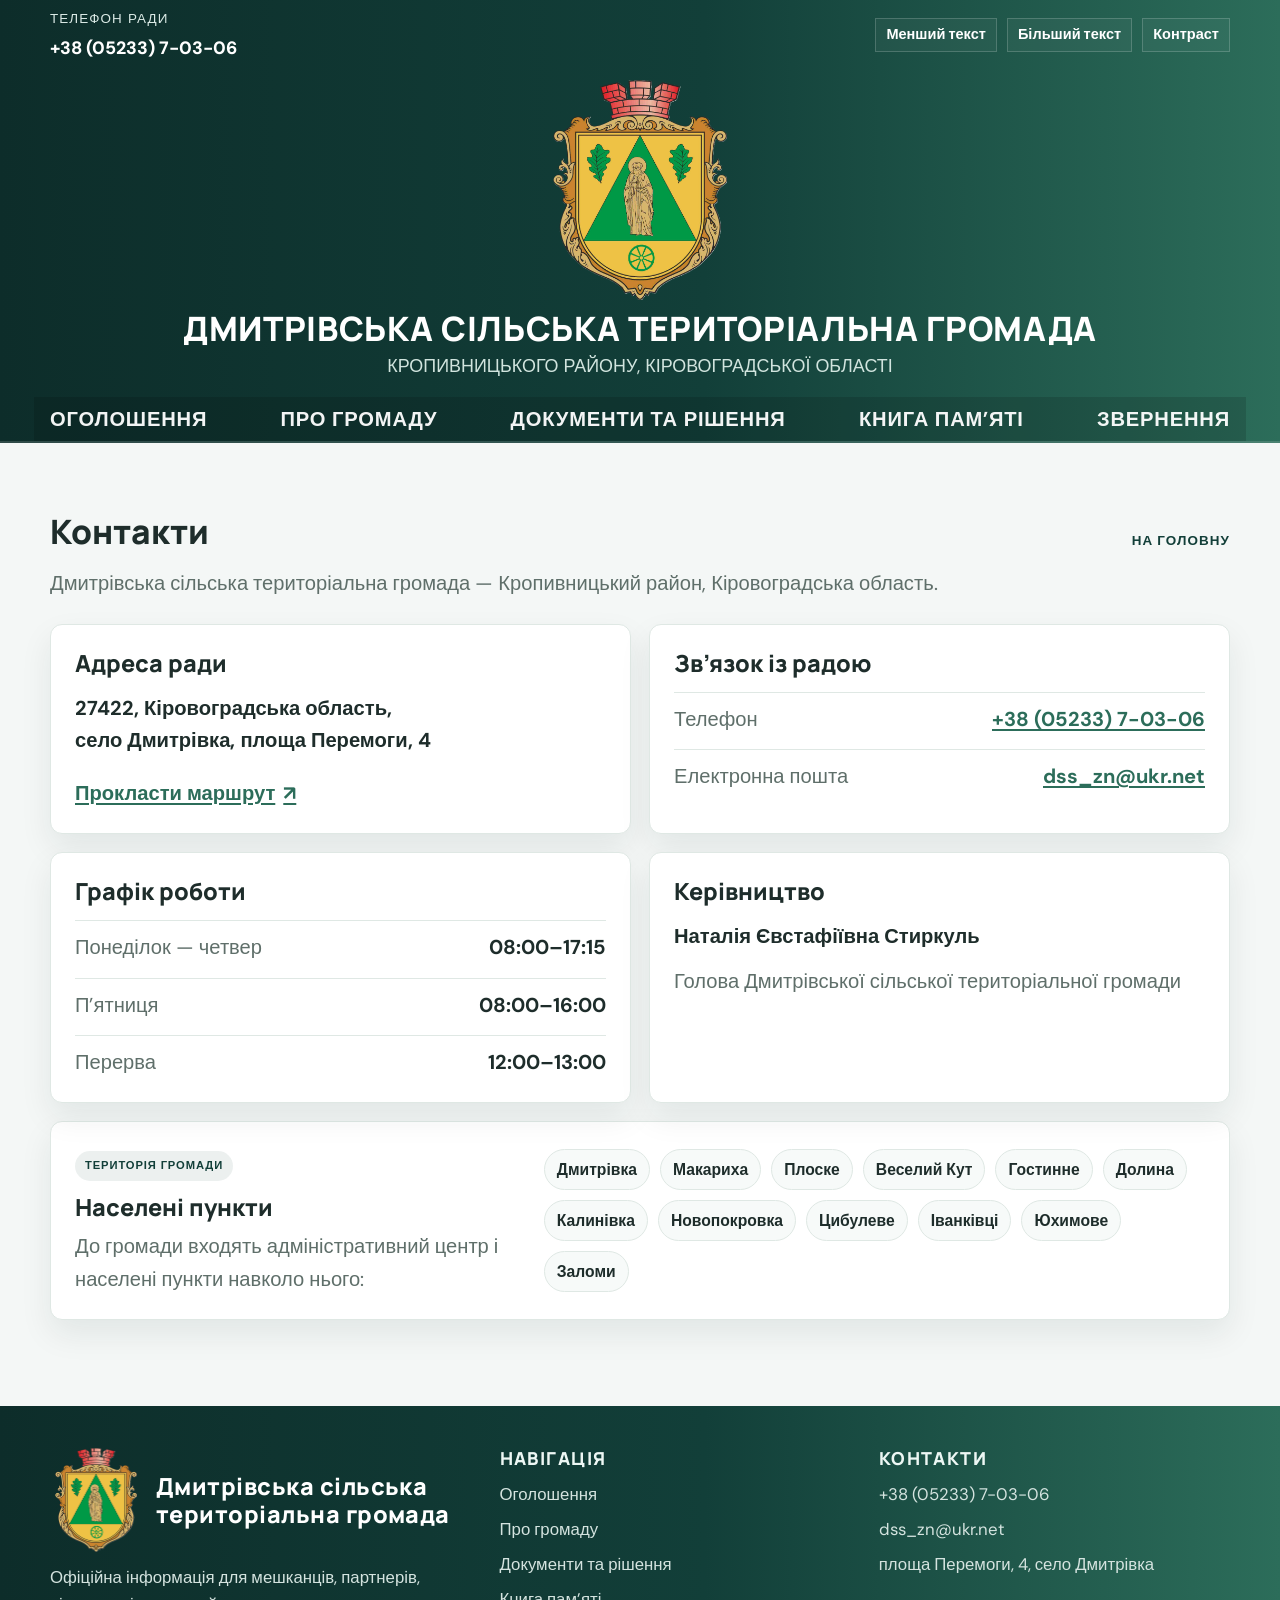
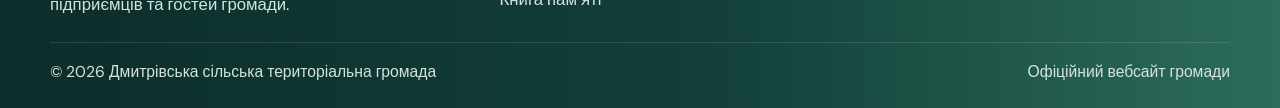
<file: contacts.html>
<!doctype html>
<html lang="uk">
<head>
  <meta charset="utf-8">
  <meta name="viewport" content="width=device-width, initial-scale=1">
  <meta name="theme-color" content="#123f39">
  <meta name="description" content="Контактна інформація, адреса та графік роботи Дмитрівської сільської територіальної громади.">
  <title>Контакти — Дмитрівська сільська територіальна громада</title>
  <link rel="preconnect" href="https://fonts.googleapis.com">
  <link rel="preconnect" href="https://fonts.gstatic.com" crossorigin>
  <link href="https://fonts.googleapis.com/css2?family=DM+Sans:wght@400;500;700;800&family=Manrope:wght@700;800&display=swap" rel="stylesheet">
  <link rel="stylesheet" href="styles.css">
  <link rel="stylesheet" href="contacts.css">
</head>
<body>
  <a class="skip-link" href="#main-content">Перейти до основного вмісту</a>

  <header class="site-header" role="banner">
    <div class="topbar" aria-label="Панель доступності та контактів">
      <div class="container topbar-inner">
        <div class="header-contact" aria-label="Контактний телефон сільської ради">
          <small>Телефон ради</small>
          <a href="tel:+380523370306">+38 (05233) 7-03-06</a>
        </div>
        <div class="topbar-tools" aria-label="Налаштування доступності">
          <button class="topbar-btn" type="button" data-font-action="decrease" aria-label="Зменшити текст">Менший текст</button>
          <button class="topbar-btn" type="button" data-font-action="increase" aria-label="Збільшити текст">Більший текст</button>
          <button class="topbar-btn" type="button" data-contrast-toggle aria-label="Увімкнути або вимкнути контрастний режим" aria-pressed="false">Контраст</button>
        </div>
      </div>
    </div>

    <div class="container header-inner">
      <a class="brand" href="index.html" aria-label="Головна сторінка Дмитрівської сільської територіальної громади">
        <img class="brand-logo" src="logo%203.png" alt="Герб Дмитрівської сільської територіальної громади">
        <span class="brand-text">
          <span class="brand-name">Дмитрівська сільська територіальна громада</span>
          <span class="brand-caption">Кропивницького району, Кіровоградської області</span>
        </span>
      </a>

      <nav class="main-nav" aria-label="Головна навігація" id="main-nav">
        <button class="nav-toggle" type="button" aria-expanded="false" aria-controls="site-menu" aria-label="Відкрити меню навігації">Меню</button>
        <ul class="nav-list" id="site-menu">
          <li><a href="index.html#announcements">Оголошення</a></li>
          <li><a href="index.html#about">Про громаду</a></li>
          <li><a href="index.html#documents">Документи та рішення</a></li>
          <li><a href="index.html#memory">Книга пам’яті</a></li>
          <li><a href="mailto:dss_zn@ukr.net?subject=Звернення%20до%20громади">Звернення</a></li>
        </ul>
      </nav>
    </div>
  </header>

  <main id="main-content" class="contacts-page">
    <section class="section" aria-labelledby="contacts-title">
      <div class="container">
        <div class="section-heading">
          <h1 id="contacts-title">Контакти</h1>
          <a class="section-link" href="index.html">На головну</a>
        </div>
        <p class="contacts-intro">Дмитрівська сільська територіальна громада — Кропивницький район, Кіровоградська область.</p>

        <div class="contacts-grid">
          <section class="contact-card contact-address" aria-labelledby="address-title">
            <h2 id="address-title">Адреса ради</h2>
            <p class="contact-primary">27422, Кіровоградська область,<br>село Дмитрівка, площа Перемоги, 4</p>
            <a class="contact-action" href="https://www.google.com/maps/search/?api=1&amp;query=Дмитрівка%2C%20площа%20Перемоги%204%2C%20Кіровоградська%20область" target="_blank" rel="noopener noreferrer">Прокласти маршрут <span aria-hidden="true">↗</span></a>
          </section>

          <section class="contact-card" aria-labelledby="contact-details-title">
            <h2 id="contact-details-title">Зв’язок із радою</h2>
            <dl class="contact-details">
              <div>
                <dt>Телефон</dt>
                <dd><a href="tel:+380523370306">+38 (05233) 7-03-06</a></dd>
              </div>
              <div>
                <dt>Електронна пошта</dt>
                <dd><a href="mailto:dss_zn@ukr.net">dss_zn@ukr.net</a></dd>
              </div>
            </dl>
          </section>

          <section class="contact-card" aria-labelledby="hours-title">
            <h2 id="hours-title">Графік роботи</h2>
            <dl class="hours-list">
              <div><dt>Понеділок — четвер</dt><dd>08:00–17:15</dd></div>
              <div><dt>П’ятниця</dt><dd>08:00–16:00</dd></div>
              <div><dt>Перерва</dt><dd>12:00–13:00</dd></div>
            </dl>
          </section>

          <section class="contact-card contact-leadership" aria-labelledby="leadership-title">
            <h2 id="leadership-title">Керівництво</h2>
            <p class="contact-primary">Наталія Євстафіївна Стиркуль</p>
            <p class="contact-muted">Голова Дмитрівської сільської територіальної громади</p>
          </section>
        </div>

        <section class="settlements-card" aria-labelledby="settlements-title">
          <div>
            <span class="lead-badge">Територія громади</span>
            <h2 id="settlements-title">Населені пункти</h2>
            <p>До громади входять адміністративний центр і населені пункти навколо нього:</p>
          </div>
          <ul class="settlement-list">
            <li>Дмитрівка</li>
            <li>Макариха</li>
            <li>Плоске</li>
            <li>Веселий Кут</li>
            <li>Гостинне</li>
            <li>Долина</li>
            <li>Калинівка</li>
            <li>Новопокровка</li>
            <li>Цибулеве</li>
            <li>Іванківці</li>
            <li>Юхимове</li>
            <li>Заломи</li>
          </ul>
        </section>
      </div>
    </section>
  </main>

  <footer class="site-footer" role="contentinfo">
    <div class="container">
      <div class="footer-main">
        <div>
          <div class="footer-brand">
            <img class="brand-logo" src="logo%203.png" alt="Герб Дмитрівської сільської територіальної громади">
            <div class="brand-text">
              <span class="brand-name">Дмитрівська сільська територіальна громада</span>
            </div>
          </div>
          <p class="footer-copy">Офіційна інформація для мешканців, партнерів, підприємців та гостей громади.</p>
        </div>
        <div>
          <h2 class="footer-title">Навігація</h2>
          <ul class="footer-list">
            <li><a href="index.html#announcements">Оголошення</a></li>
            <li><a href="index.html#about">Про громаду</a></li>
            <li><a href="index.html#documents">Документи та рішення</a></li>
            <li><a href="index.html#memory">Книга пам’яті</a></li>
          </ul>
        </div>
        <div>
          <h2 class="footer-title">Контакти</h2>
          <ul class="footer-list">
            <li><a href="tel:+380523370306">+38 (05233) 7-03-06</a></li>
            <li><a href="mailto:dss_zn@ukr.net">dss_zn@ukr.net</a></li>
            <li>площа Перемоги, 4, село Дмитрівка</li>
          </ul>
        </div>
      </div>
      <div class="footer-bottom">
        <span>© 2026 Дмитрівська сільська територіальна громада</span>
        <span>Офіційний вебсайт громади</span>
      </div>
    </div>
  </footer>

  <script>
    (function () {
      const root = document.documentElement;
      const body = document.body;
      const contrastButton = document.querySelector('[data-contrast-toggle]');
      const nav = document.querySelector('.main-nav');
      const menuToggle = document.querySelector('.nav-toggle');
      let fontScale = Number.parseFloat(getComputedStyle(root).getPropertyValue('--font-scale'));

      document.querySelectorAll('[data-font-action]').forEach(function (button) {
        button.addEventListener('click', function () {
          const change = button.getAttribute('data-font-action') === 'increase' ? 0.1 : -0.1;
          fontScale = Math.min(1.2, Math.max(0.9, fontScale + change));
          root.style.setProperty('--font-scale', fontScale.toFixed(2));
        });
      });

      contrastButton.addEventListener('click', function () {
        const enabled = body.classList.toggle('contrast-mode');
        contrastButton.setAttribute('aria-pressed', String(enabled));
      });

      menuToggle.addEventListener('click', function () {
        const expanded = menuToggle.getAttribute('aria-expanded') === 'true';
        menuToggle.setAttribute('aria-expanded', String(!expanded));
        nav.classList.toggle('open', !expanded);
      });

      nav.querySelectorAll('.nav-list a').forEach(function (link) {
        link.addEventListener('click', function () {
          menuToggle.setAttribute('aria-expanded', 'false');
          nav.classList.remove('open');
        });
      });
    }());
  </script>
</body>
</html>
</file>
<file: styles.css>
:root {
  --bg: #f4f7f6;
  --bg-soft: #edf2f1;
  --surface: #ffffff;
  --surface-alt: #f7faf9;
  --primary: #123f39;
  --primary-deep: #0d2d2a;
  --secondary: #2c6d5a;
  --accent: #d6e8a3;
  --accent-deep: #9bbd47;
  --text: #1e2d2b;
  --muted: #5f6f6a;
  --line: #dfe8e4;
  --shadow: 0 14px 32px rgba(17, 44, 39, 0.08);
  --radius: 12px;
  --focus-ring: #ffce4a;
  --font-scale: 1.12;
}

body.contrast-mode {
  --bg: #000000;
  --bg-soft: #0b0b0b;
  --surface: #111111;
  --surface-alt: #171717;
  --primary: #ffffff;
  --primary-deep: #ffffff;
  --secondary: #ffff00;
  --accent: #ffff00;
  --accent-deep: #ffeb3b;
  --text: #ffffff;
  --muted: #f0f0f0;
  --line: #ffffff;
  --shadow: none;
}

* { box-sizing: border-box; }
html { scroll-behavior: smooth; }
body {
  margin: 0;
  font-family: "DM Sans", sans-serif;
  background: var(--bg);
  color: var(--text);
  line-height: 1.6;
  font-size: calc(18px * var(--font-scale));
}

img { max-width: 100%; display: block; }
a { color: inherit; text-decoration: none; }
button, input { font: inherit; }
svg { display: block; }

:focus-visible {
  outline: 3px solid var(--focus-ring);
  outline-offset: 3px;
  border-radius: 8px;
}

.skip-link {
  position: absolute;
  left: 16px;
  top: -56px;
  background: var(--primary);
  color: #fff;
  padding: 12px 18px;
  border-radius: 0 0 10px 10px;
  z-index: 200;
  transition: top .2s ease;
}
.skip-link:focus { top: 0; }

.container {
  width: min(1180px, calc(100% - 32px));
  margin: 0 auto;
}

.topbar {
  background: transparent;
  color: #edf7f4;
}
.topbar-inner {
  min-height: 44px;
  display: flex;
  align-items: center;
  justify-content: space-between;
  gap: 18px;
  padding-block: 8px;
}
.topbar-tools {
  display: flex;
  align-items: center;
  gap: 10px;
  flex-wrap: wrap;
  margin-left: auto;
}
.topbar-btn {
  border: 1px solid rgba(255,255,255,0.18);
  background: rgba(255,255,255,0.04);
  color: #fff;
  min-height: 34px;
  padding: 0 10px;
  cursor: pointer;
  font-weight: 700;
  font-size: calc(13px * var(--font-scale));
}
.topbar-btn[aria-pressed="true"] {
  background: var(--accent);
  color: var(--primary-deep);
  border-color: var(--accent);
}

.site-header {
  background: linear-gradient(90deg, var(--primary-deep) 0%, var(--primary) 55%, var(--secondary) 100%);
  border-bottom: 2px solid rgba(255,255,255,0.14);
}
.header-inner {
  display: grid;
  grid-template-columns: minmax(0, 1fr);
  grid-template-rows: auto auto;
  align-items: center;
  gap: 16px;
  padding-top: 10px;
}
.brand {
  display: flex;
  align-items: center;
  gap: 16px;
  min-width: 0;
}
.brand-logo {
  width: 92px;
  height: 104px;
  object-fit: contain;
  flex: 0 0 92px;
}
.brand-text {
  display: grid;
  gap: 4px;
  min-width: 0;
}
.brand-name {
  font: 800 calc(21px * var(--font-scale))/1.2 "Manrope", sans-serif;
  color: #fff;
  letter-spacing: 0.02em;
}
.brand-caption {
  color: #d1e4de;
  font-size: calc(15px * var(--font-scale));
}
.site-header .brand {
  grid-column: 1;
  flex-direction: column;
  justify-self: center;
  gap: 8px;
  width: 100%;
}
.site-header .brand-logo {
  width: 190px;
  height: 220px;
  flex: 0 0 auto;
}
.site-header .brand-text {
  width: 100%;
  text-align: center;
}
.site-header .brand-name {
  font-size: calc(30px * var(--font-scale));
  text-transform: uppercase;
}
.site-header .brand-caption {
  font-size: calc(16px * var(--font-scale));
}
.site-header .brand-caption {
  text-transform: uppercase;
}

.main-nav {
  grid-column: 1 / -1;
  grid-row: 2;
  width: calc(100% + 32px);
  margin-inline: -16px;
  padding-inline: 16px;
  background: rgba(0, 0, 0, 0.14);
}
.nav-toggle {
  display: none;
  border: 1px solid rgba(255,255,255,0.18);
  background: transparent;
  color: #fff;
  min-height: 48px;
  min-width: 52px;
  padding: 0 12px;
  cursor: pointer;
  font-weight: 700;
  font-size: calc(18px * var(--font-scale));
}
.nav-list {
  list-style: none;
  margin: 0;
  padding: 0;
  display: flex;
  align-items: center;
  justify-content: space-between;
  gap: clamp(12px, 2vw, 28px);
  flex-wrap: wrap;
  min-height: 44px;
}
.nav-list a {
  color: rgba(255,255,255,0.95);
  font-size: calc(18px * var(--font-scale));
  font-weight: 700;
  text-transform: uppercase;
  letter-spacing: 0.04em;
}
.nav-list a:hover { color: var(--accent); }

.header-contact {
  display: grid;
  gap: 4px;
  text-align: left;
  white-space: nowrap;
}
.header-contact small {
  color: #dbeae6;
  font-size: calc(12px * var(--font-scale));
  letter-spacing: 0.08em;
  text-transform: uppercase;
}
.header-contact a {
  color: #fff;
  font-weight: 800;
  font-size: calc(16px * var(--font-scale));
}

.eyebrow {
  display: flex;
  align-items: center;
  gap: 10px;
  margin: 0 0 16px;
  color: var(--accent);
  font-size: calc(11px * var(--font-scale));
  font-weight: 800;
  letter-spacing: 0.14em;
  text-transform: uppercase;
}
.eyebrow::before {
  content: "";
  display: block;
  width: 28px;
  height: 2px;
  background: currentColor;
}
h1, h2, h3 { margin-top: 0; }
h1 {
  font: 800 calc(clamp(38px, 5vw, 64px) * var(--font-scale))/1.08 "Manrope", sans-serif;
  margin-bottom: 18px;
  max-width: 620px;
}
.button {
  display: inline-flex;
  align-items: center;
  justify-content: center;
  min-height: 48px;
  padding: 0 18px;
  border: 1px solid transparent;
  background: var(--accent);
  color: var(--primary-deep);
  font-weight: 800;
  border-radius: 10px;
  transition: transform .2s ease, box-shadow .2s ease;
}
.button:hover {
  transform: translateY(-2px);
  box-shadow: 0 10px 20px rgba(31, 76, 63, 0.2);
}
.button.secondary {
  background: transparent;
  border-color: rgba(255,255,255,0.5);
  color: #fff;
}
.button.secondary:hover { background: rgba(255,255,255,0.06); }

.photo-slider {
  position: relative;
  width: 100%;
  background: var(--primary-deep);
}
.photo-slide {
  position: relative;
  height: clamp(280px, 38vw, 520px);
  margin: 0;
  overflow: hidden;
}
.photo-slide[hidden] { display: none; }
.photo-slide::after {
  position: absolute;
  inset: 45% 0 0;
  background: linear-gradient(transparent, rgba(8, 28, 25, 0.72));
  content: "";
}
.photo-slide img {
  width: 100%;
  height: 100%;
  object-fit: cover;
}
.photo-slide figcaption {
  position: absolute;
  z-index: 1;
  right: max(24px, calc((100% - 1180px) / 2));
  bottom: 28px;
  left: max(24px, calc((100% - 1180px) / 2));
  color: #fff;
  font-size: calc(clamp(20px, 3vw, 32px) * var(--font-scale));
  font-weight: 800;
}
.photo-slider-controls {
  position: absolute;
  z-index: 2;
  right: 24px;
  bottom: 22px;
  display: flex;
  align-items: center;
  gap: 12px;
}
.photo-slider-button {
  display: grid;
  width: 44px;
  height: 44px;
  place-items: center;
  border: 1px solid rgba(255,255,255,0.7);
  border-radius: 50%;
  background: rgba(8, 28, 25, 0.5);
  color: #fff;
  cursor: pointer;
}
.photo-slider-button:hover { background: var(--primary); }
.photo-slider-button svg {
  width: 24px;
  height: 24px;
  fill: none;
  stroke: currentColor;
  stroke-linecap: round;
  stroke-linejoin: round;
  stroke-width: 2;
}
.photo-slider-status {
  color: #fff;
  font-size: calc(14px * var(--font-scale));
  font-weight: 700;
}

.section {
  padding-block: 68px;
}
.section-heading {
  display: flex;
  align-items: end;
  justify-content: space-between;
  gap: 20px;
  margin-bottom: 24px;
}
.section-heading h2 {
  font: 800 calc(30px * var(--font-scale))/1.2 "Manrope", sans-serif;
  margin: 0;
}
.section-link {
  font-size: calc(12px * var(--font-scale));
  font-weight: 800;
  letter-spacing: 0.08em;
  text-transform: uppercase;
  color: var(--primary);
}
.section-link:hover { color: var(--secondary); }

.notice-grid {
  display: grid;
  gap: 18px;
}
.notice-carousel { min-width: 0; }
.notice-grid {
  display: flex;
  flex-wrap: nowrap;
  gap: 18px;
  overflow-x: auto;
  scrollbar-width: none;
  scroll-snap-type: x mandatory;
  scroll-behavior: smooth;
}
.notice-grid::-webkit-scrollbar { display: none; }
.notice-card {
  flex: 0 0 calc((100% - 36px) / 3);
  scroll-snap-align: start;
  display: flex;
  flex-direction: column;
  background: var(--surface);
  border: 1px solid var(--line);
  border-radius: var(--radius);
  box-shadow: var(--shadow);
  padding: 18px 18px 20px;
}
.notice-image {
  display: block;
  width: 100%;
  height: 126px;
  margin: 0 0 14px;
  border-radius: 8px;
  object-fit: cover;
  background: var(--bg-soft);
}
.notice-slider-controls {
  display: flex;
  justify-content: flex-end;
  align-items: center;
  gap: 12px;
  margin-top: 16px;
}
.notice-slider-button {
  display: grid;
  width: 40px;
  height: 40px;
  place-items: center;
  border: 1px solid var(--line);
  border-radius: 50%;
  background: var(--surface);
  color: var(--primary);
  cursor: pointer;
}
.notice-slider-button:hover:not(:disabled) {
  background: var(--primary);
  color: #fff;
}
.notice-slider-button:disabled {
  opacity: 0.45;
  cursor: not-allowed;
}
.notice-slider-button svg {
  width: 22px;
  height: 22px;
  fill: none;
  stroke: currentColor;
  stroke-linecap: round;
  stroke-linejoin: round;
  stroke-width: 2;
}
.notice-slider-status {
  color: var(--muted);
  font-size: calc(14px * var(--font-scale));
  font-weight: 700;
}
.notice-card.featured {
  background: linear-gradient(180deg, rgba(214,232,163,0.28), rgba(255,255,255,1));
}
.notice-card h3 {
  margin: 16px 0 10px;
  font: 800 calc(20px * var(--font-scale))/1.3 "Manrope", sans-serif;
}
.notice-card p {
  margin: 0 0 18px;
  color: var(--muted);
  font-size: calc(14px * var(--font-scale));
}
.notice-date {
  display: block;
  margin-top: auto;
  color: var(--muted);
  font-size: calc(12px * var(--font-scale));
  text-align: right;
}

.document-carousel { min-width: 0; }
.document-grid { margin-inline: 1px; }
.document-card h3 {
  margin: 0 0 14px;
  font: 600 calc(15px * var(--font-scale))/1.4 "DM Sans", sans-serif;
}
.document-card p { flex: 1; }
.document-card-footer {
  display: flex;
  justify-content: space-between;
  align-items: center;
  gap: 12px;
  margin-top: auto;
}
.document-type {
  display: inline-flex;
  align-items: center;
  min-height: 32px;
  padding: 5px 12px;
  background: var(--secondary);
  color: #fff;
  font-size: calc(11px * var(--font-scale));
  font-weight: 700;
  text-align: center;
}
.document-card .notice-date { margin: 0; }

.lead-grid {
  display: grid;
  grid-template-columns: repeat(2, minmax(0, 1fr));
  gap: 18px;
}
.lead-card {
  background: var(--surface);
  border: 1px solid var(--line);
  border-radius: var(--radius);
  box-shadow: var(--shadow);
}
.community-card {
  display: flex;
}
.leader-card {
  grid-column: 1 / -1;
  display: grid;
  grid-template-columns: minmax(140px, 0.65fr) minmax(0, 1fr);
  align-items: center;
  gap: 24px;
  padding: 24px;
}
.lead-body {
  padding: 24px;
}
.lead-badge {
  display: inline-flex;
  align-items: center;
  padding: 6px 10px;
  background: rgba(18,63,57,0.08);
  color: var(--primary);
  border-radius: 999px;
  font-size: calc(10px * var(--font-scale));
  letter-spacing: 0.08em;
  font-weight: 800;
  text-transform: uppercase;
}
.lead-body h3 {
  margin: 14px 0 10px;
  font: 800 calc(28px * var(--font-scale))/1.2 "Manrope", sans-serif;
}
.lead-body p {
  margin: 0;
  color: var(--muted);
}
.community-details {
  display: grid;
  gap: 12px;
  margin: 20px 0;
}
.community-details > div {
  padding-top: 10px;
  border: 1px solid var(--line);
  border-width: 1px 0 0;
}
.community-details dt {
  color: var(--muted);
  font-size: calc(13px * var(--font-scale));
  font-weight: 700;
}
.community-details dd {
  margin: 2px 0 0;
}
.community-details a {
  text-decoration: underline;
  text-underline-offset: 3px;
}
.leader-photo-placeholder {
  display: grid;
  width: 100%;
  min-height: 220px;
  aspect-ratio: 4 / 5;
  place-items: center;
  padding: 16px;
  border: 1px dashed var(--secondary);
  border-radius: 10px;
  background: var(--bg-soft);
  color: var(--muted);
  text-align: center;
  font-size: calc(14px * var(--font-scale));
}
.lead-body .leader-title {
  margin: 0 0 12px;
  color: var(--secondary);
  font-weight: 700;
}
.lead-body .leader-name {
  margin: 0 0 4px;
  color: var(--text);
  font: 800 calc(21px * var(--font-scale))/1.25 "Manrope", sans-serif;
}
.source-link {
  display: inline-flex;
  align-items: center;
  gap: 8px;
  color: var(--secondary);
  font-weight: 700;
  text-decoration: underline;
  text-underline-offset: 3px;
}
.memory-content { width: 100%; }
.memory-carousel {
  overflow: hidden;
  border: 1px solid var(--line);
  border-radius: var(--radius);
  background: var(--surface);
  box-shadow: var(--shadow);
}
.memory-slides {
  display: grid;
  grid-template-columns: repeat(2, minmax(0, 1fr));
  gap: 18px;
  padding: 18px;
}
.memory-slide {
  display: grid;
  aspect-ratio: 5 / 6;
  margin: 0;
  place-items: center;
  background: var(--bg-soft);
  border-radius: 8px;
}
.memory-slide[hidden] { display: none; }
.memory-slide img {
  display: block;
  width: 100%;
  height: 100%;
  object-fit: contain;
}
.memory-controls {
  display: flex;
  justify-content: flex-end;
  align-items: center;
  gap: 12px;
  padding: 0 18px 18px;
}
.memory-button {
  display: grid;
  width: 40px;
  height: 40px;
  place-items: center;
  border: 1px solid var(--line);
  border-radius: 50%;
  background: var(--surface);
  color: var(--primary);
  cursor: pointer;
}
.memory-button:hover {
  background: var(--primary);
  color: #fff;
}
.memory-button svg {
  width: 22px;
  height: 22px;
  fill: none;
  stroke: currentColor;
  stroke-linecap: round;
  stroke-linejoin: round;
  stroke-width: 2;
}
.memory-status {
  color: var(--muted);
  font-size: calc(14px * var(--font-scale));
  font-weight: 700;
}
.public-service-carousel {
  min-width: 0;
  margin-top: 24px;
}
.public-service-track { margin-inline: 1px; }
.public-service-card {
  color: var(--text);
  text-decoration: none;
}
.public-service-card h3 { margin-top: 0; }
.public-service-card p { flex: 1; }
.public-service-link {
  margin-top: auto;
  color: var(--primary);
  font-size: calc(13px * var(--font-scale));
  font-weight: 700;
}
.public-service-card:hover .public-service-link { text-decoration: underline; }
.public-service-toggle {
  min-height: 40px;
  padding-inline: 14px;
  border: 1px solid var(--line);
  border-radius: 999px;
  background: var(--surface);
  color: var(--primary);
  cursor: pointer;
  font: inherit;
  font-size: calc(12px * var(--font-scale));
}
.public-service-toggle:hover { background: var(--bg-soft); }
.site-footer {
  margin-top: 18px;
  background: linear-gradient(90deg, var(--primary-deep) 0%, var(--primary) 55%, var(--secondary) 100%);
  color: #edf7f4;
  padding-block: 42px 24px;
}
.footer-main {
  display: grid;
  grid-template-columns: 1.2fr 1fr 1fr;
  gap: 28px;
  padding-bottom: 24px;
  border-bottom: 1px solid rgba(255,255,255,0.12);
}
.footer-brand {
  display: flex;
  gap: 14px;
  align-items: center;
  margin-bottom: 12px;
}
.footer-brand .brand-name,
.footer-brand .brand-caption {
  color: #fff;
}
.footer-copy {
  color: #d4e3df;
  font-size: calc(15px * var(--font-scale));
  margin: 0;
}
.footer-title {
  margin: 0 0 12px;
  font: 800 calc(16px * var(--font-scale))/1.2 "Manrope", sans-serif;
  text-transform: uppercase;
  letter-spacing: 0.08em;
}
.footer-list {
  list-style: none;
  margin: 0;
  padding: 0;
  display: grid;
  gap: 8px;
}
.footer-list a,
.footer-list li {
  color: #d4e3df;
  font-size: calc(15px * var(--font-scale));
}
.footer-list a:hover { color: var(--accent); }
.social-icons {
  display: flex;
  gap: 10px;
  list-style: none;
  margin: 18px 0 0;
  padding: 0;
}
.social-icon {
  display: grid;
  width: 38px;
  height: 38px;
  place-items: center;
  border: 1px solid rgba(255,255,255,0.22);
  border-radius: 50%;
  color: #fff;
  background: rgba(255,255,255,0.06);
}
.social-icon svg {
  width: 20px;
  height: 20px;
  fill: currentColor;
}
.social-icon .instagram-mark { fill: none; }
.social-icon .instagram-dot { fill: currentColor; stroke: none; }
.footer-bottom {
  display: flex;
  justify-content: space-between;
  align-items: center;
  gap: 14px;
  flex-wrap: wrap;
  padding-top: 16px;
  color: #d4e3df;
  font-size: calc(14px * var(--font-scale));
}

@media (max-width: 980px) {
  .header-inner {
    grid-template-columns: 1fr;
    grid-template-rows: auto auto;
    justify-items: center;
    padding-bottom: 14px;
  }
  .site-header .brand { grid-column: 1; grid-row: 1; }
  .nav-toggle { display: inline-flex; }
  .main-nav {
    grid-column: 1;
    grid-row: 2;
    width: 100%;
    text-align: center;
    margin-inline: 0;
    padding: 8px 12px;
  }
  .nav-list {
    display: none;
    flex-direction: column;
    align-items: center;
    background: rgba(255,255,255,0.04);
    padding: 12px 14px;
    margin-top: 12px;
  }
  .main-nav.open .nav-list { display: flex; }
  .lead-grid,
  .footer-main {
    grid-template-columns: 1fr;
  }
  .notice-card { flex-basis: calc((100% - 18px) / 2); }
  .cta-actions { justify-content: flex-start; }
}

@media (max-width: 640px), (pointer: coarse) {
  .topbar-inner { flex-wrap: wrap; }
  .site-header .brand { justify-self: center; }
  .site-header .brand-logo { width: 160px; height: 190px; }
  .site-header .brand-name { font-size: calc(26px * var(--font-scale)); }
  .site-header .brand-caption { font-size: calc(16px * var(--font-scale)); }
  .button { width: 100%; }
  .notice-card { flex-basis: 100%; }
  .memory-slides { grid-template-columns: minmax(0, 1fr); }
  .memory-slide { aspect-ratio: auto; }
  .memory-slide img {
    width: 100%;
    height: auto;
    max-height: 70vh;
    object-fit: contain;
  }
  .leader-card {
    grid-template-columns: minmax(0, 1fr);
    gap: 16px;
    padding: 20px;
  }
  .leader-photo-placeholder {
    width: min(100%, 220px);
    min-height: 0;
    justify-self: center;
  }
  .leader-card .lead-body { padding: 0; }
  .section-heading {
    flex-direction: column;
    align-items: flex-start;
  }
  .photo-slide { height: 280px; }
  .photo-slide figcaption { right: 150px; bottom: 28px; left: 16px; }
  .photo-slider-controls { right: 12px; bottom: 16px; gap: 8px; }
  .photo-slider-button { width: 38px; height: 38px; }
  .footer-bottom { flex-direction: column; align-items: flex-start; }
  .public-service-controls { flex-wrap: wrap; }
}

@media (prefers-reduced-motion: reduce) {
  .notice-grid { scroll-behavior: auto; }
}
</file>
<file: contacts.css>
.contacts-page .section-heading h1 {
  max-width: none;
  margin: 0;
  font: 800 calc(30px * var(--font-scale))/1.2 "Manrope", sans-serif;
}

.contacts-page .section {
  min-height: calc(100vh - 490px);
}

.contacts-intro {
  margin: -8px 0 24px;
  color: var(--muted);
}

.contacts-grid {
  display: grid;
  grid-template-columns: repeat(2, minmax(0, 1fr));
  gap: 18px;
}

.contact-card,
.settlements-card {
  border: 1px solid var(--line);
  border-radius: var(--radius);
  background: var(--surface);
  box-shadow: var(--shadow);
}

.contact-card {
  padding: 24px;
}

.contact-card h2,
.settlements-card h2 {
  margin: 0 0 14px;
  font: 800 calc(21px * var(--font-scale))/1.25 "Manrope", sans-serif;
}

.contact-primary {
  margin: 0 0 12px;
  font-weight: 700;
}

.contact-muted {
  margin: 0;
  color: var(--muted);
}

.contact-details,
.hours-list {
  display: grid;
  gap: 14px;
  margin: 0;
}

.contact-details > div,
.hours-list > div {
  display: flex;
  justify-content: space-between;
  align-items: baseline;
  gap: 16px;
  padding-top: 10px;
  border-top: 1px solid var(--line);
}

.contact-details dt,
.hours-list dt {
  color: var(--muted);
}

.contact-details dd,
.hours-list dd {
  margin: 0;
  font-weight: 700;
  text-align: right;
}

.contact-details a {
  color: var(--secondary);
  text-decoration: underline;
  text-underline-offset: 3px;
}

.contact-action {
  display: inline-flex;
  gap: 8px;
  margin-top: 8px;
  color: var(--secondary);
  font-weight: 700;
  text-decoration: underline;
  text-underline-offset: 3px;
}

.settlements-card {
  display: grid;
  grid-template-columns: minmax(0, 0.8fr) minmax(0, 1.2fr);
  gap: 28px;
  align-items: center;
  margin-top: 18px;
  padding: 24px;
}

.settlements-card h2 {
  margin: 12px 0 8px;
}

.settlements-card p {
  margin: 0;
  color: var(--muted);
}

.settlement-list {
  display: flex;
  flex-wrap: wrap;
  gap: 10px;
  list-style: none;
  margin: 0;
  padding: 0;
}

.settlement-list li {
  padding: 7px 12px;
  border: 1px solid var(--line);
  border-radius: 999px;
  background: var(--surface-alt);
  font-size: calc(14px * var(--font-scale));
  font-weight: 700;
}

@media (max-width: 980px) {
  .contacts-grid,
  .settlements-card {
    grid-template-columns: 1fr;
  }
}

@media (max-width: 640px) {
  .contact-card,
  .settlements-card {
    padding: 20px;
  }
}
</file>
